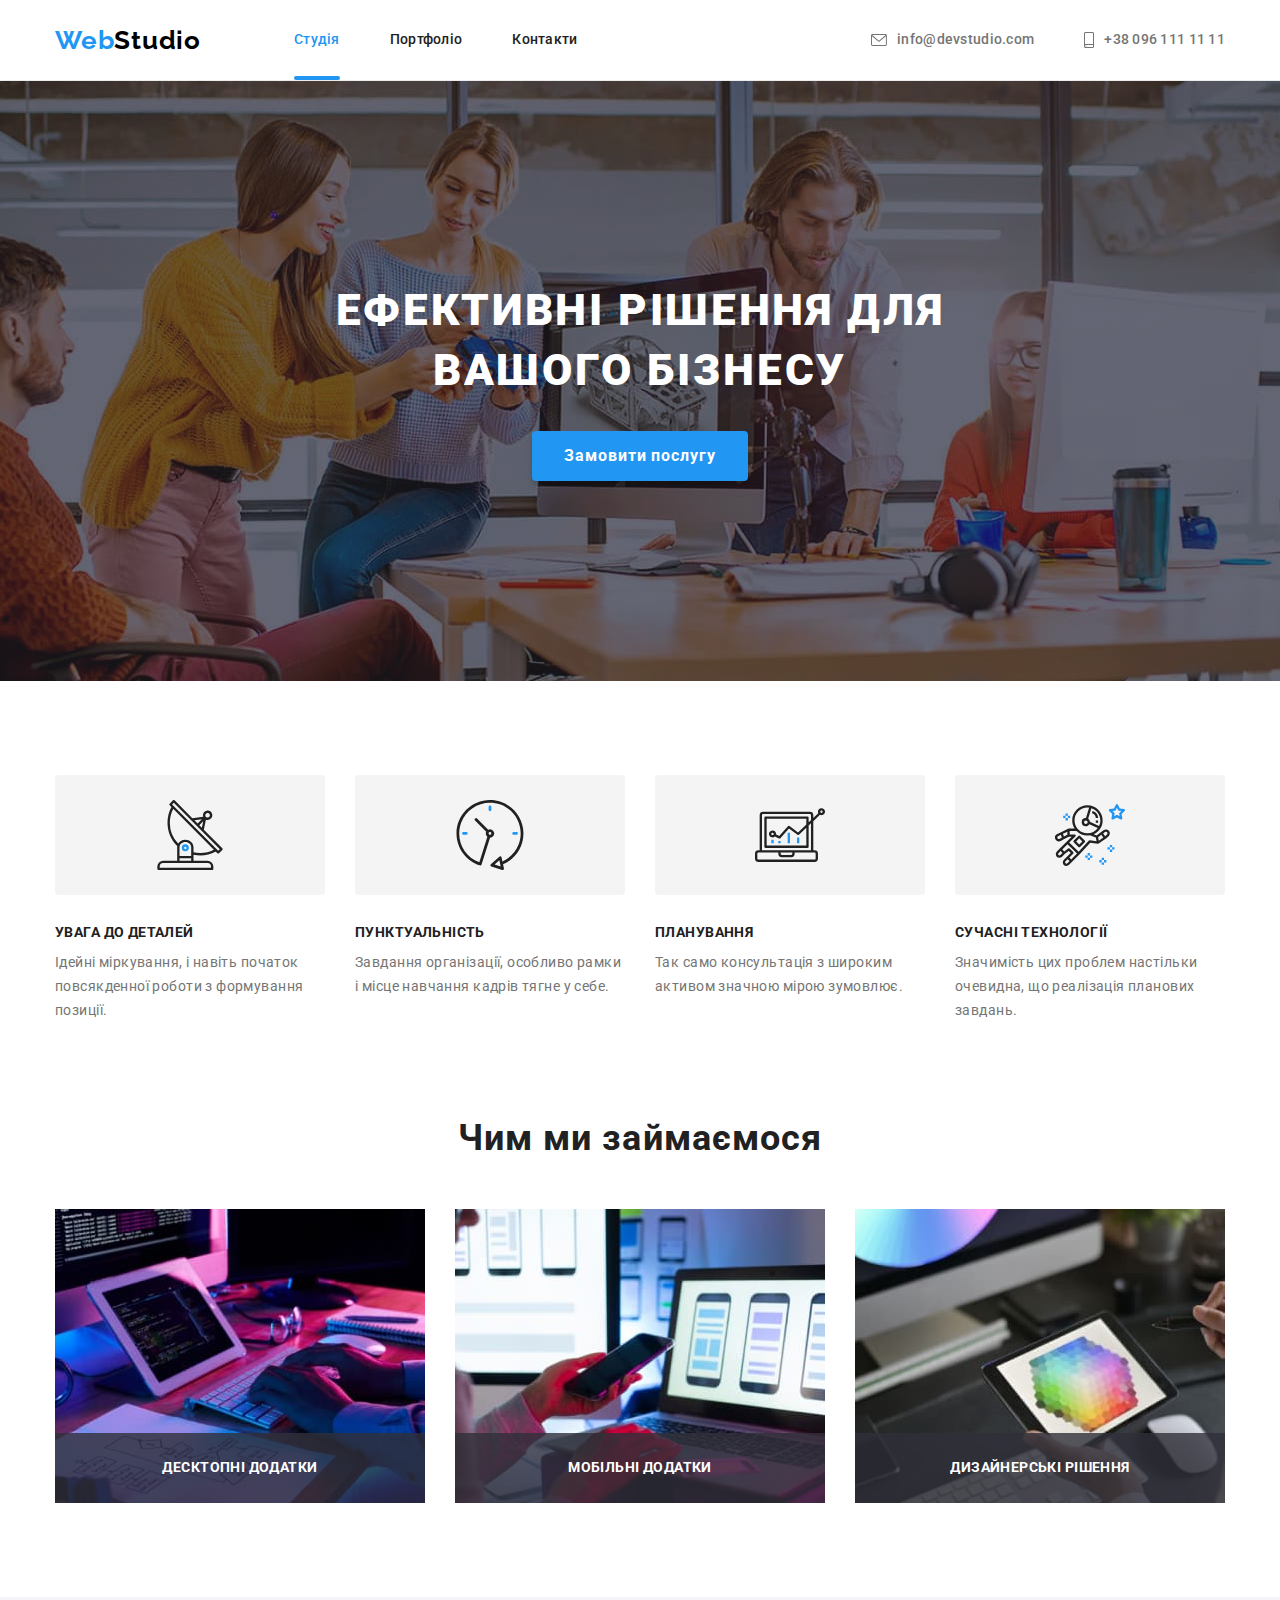
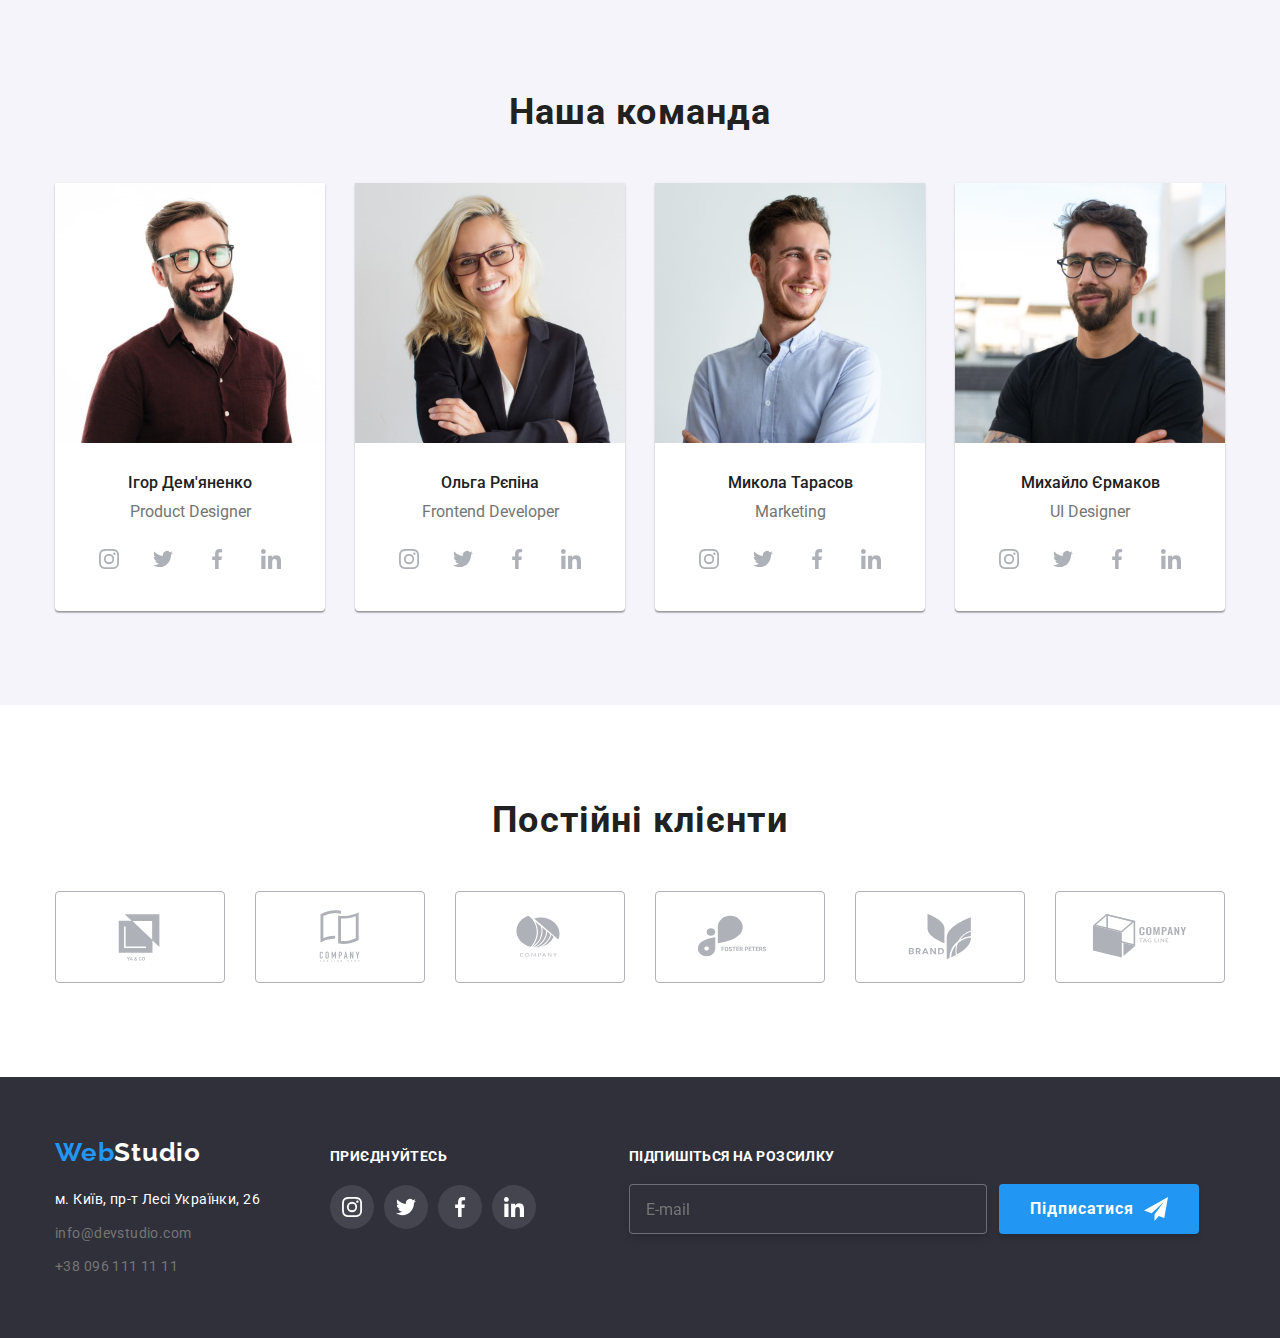
<file: index.html>
<!DOCTYPE html>
<html lang="uk">
  <head>
    <meta charset="UTF-8" />
    <meta http-equiv="X-UA-Compatible" content="IE=edge" />
    <meta name="viewport" content="width=device-width, initial-scale=1.0" />
    <title>WebStudio</title>
    <link rel="preconnect" href="https://fonts.googleapis.com" />
    <link rel="preconnect" href="https://fonts.gstatic.com" crossorigin />
    <link
      href="https://fonts.googleapis.com/css2?family=Raleway:wght@700&family=Roboto:wght@400;500;700;900&display=swap"
      rel="stylesheet"
    />
    <link
      rel="stylesheet"
      href="https://cdnjs.cloudflare.com/ajax/libs/modern-normalize/1.1.0/modern-normalize.min.css"
    />
    <link rel="stylesheet" href="./css/main.min.css" />
  </head>

  <body>
    <header class="header">
      <div class="container header__container">
        <a href="./index.html" class="header__logo link">
          <span class="header__colortext">Web</span>Studio
        </a>
        <nav class="header__nav">
          <ul class="list header__menu">
            <li class="header__menu-item">
              <a href="./index.html" class="header__menu-link link header__menu-link--current">
                Студія
              </a>
            </li>
            <li class="header__menu-item">
              <a href="./portfolio.html" class="header__menu-link link">Портфоліо</a>
            </li>
            <li class="header__menu-item">
              <a href="" class="header__menu-link link">Контакти</a>
            </li>
          </ul>
        </nav>
        <ul class="list header__contacts">
          <li class="header__contacts-item">
            <a href="mailto:info@devstudio.com" class="header__contacts-link link">
              <svg class="header__contacts-icon" width="16" height="12">
                <use href="./images/icons.svg#icon-envelope"></use>
              </svg>
              info@devstudio.com
            </a>
          </li>
          <li class="header__contacts-item">
            <a href="tel:+380961111111" class="header__contacts-link link">
              <svg class="header__contacts-icon" width="10" height="16">
                <use href="./images/icons.svg#icon-smartphone"></use>
              </svg>
              +38 096 111 11 11
            </a>
          </li>
        </ul>
      </div>
    </header>

    <main>
      <section class="section hero overlay">
        <div class="container">
          <h1 class="hero__title">
            Ефективні рішення для <br />
            вашого бізнесу
          </h1>
          <button data-modal-open type="submit" class="hero__button-open">Замовити послугу</button>

          <div data-modal class="backdrop is-hidden">
            <div class="modal">
              <button data-modal-close type="button" class="modal__button-close">
                <svg class="modal__close-icon" width="18" height="18">
                  <use href="./images/icons.svg#icon-close-modal"></use>
                </svg>
              </button>
              <p class="modal__title">Залиште свої дані, ми вам передзвонимо</p>
              <form class="modal__form">
                <label class="modal__label" for="user-name">Ім'я</label>
                <div class="modal__wrapper">
                  <input class="modal__input" type="text" name="name" id="user-name" />
                  <svg class="modal__icon" width="18" height="18">
                    <use href="./images/icons.svg#icon-person"></use>
                  </svg>
                </div>
                <label class="modal__label" for="user-phone">Телефон</label>
                <div class="modal__wrapper">
                  <input class="modal__input" type="tel" name="tel" id="user-phone" />
                  <svg class="modal__icon" width="18" height="18">
                    <use href="./images/icons.svg#icon-phone"></use>
                  </svg>
                </div>
                <label class="modal__label" for="user-email">Пошта</label>
                <div class="modal__wrapper">
                  <input class="modal__input" type="email" name="mail" id="user-email" />
                  <svg class="modal__icon" width="18" height="18">
                    <use href="./images/icons.svg#icon-email"></use>
                  </svg>
                </div>
                <label class="modal__label" for="user-text">Коментар</label>
                <div class="modal__wrapper">
                  <textarea
                    class="modal__comment"
                    name="comment"
                    id="user-text"
                    rows="8"
                    placeholder="Введіть текст"
                  ></textarea>
                </div>
                <label class="modal__checkbox-label" for="checkbox">
                  <input class="modal__checkbox-input" id="checkbox" type="checkbox" />
                  <span class="modal__checkbox-title">
                    <svg width="16" height="15">
                      <use href="./images/icons.svg#icon-checkbox"></use>
                    </svg>
                  </span>
                  Погоджуюся з розсилкою та приймаю
                  <a href="" class="modal__checkbox-link">Умови договору</a>
                </label>
                <button type="submit" class="modal__send-button">Відправити</button>
              </form>
            </div>
          </div>
        </div>
      </section>

      <section class="section benefits">
        <div class="container">
          <ul class="list benefits__menu">
            <li class="benefits__item">
              <div class="benefits__wrapper">
                <svg class="benefits__icon" width="70" height="70">
                  <use href="./images/icons.svg#icon-antenna"></use>
                </svg>
              </div>
              <h2 class="benefits__title">УВАГА ДО ДЕТАЛЕЙ</h2>
              <p class="benefits__text">
                Ідейні міркування, і навіть початок повсякденної роботи з формування позиції.
              </p>
            </li>
            <li class="benefits__item">
              <div class="benefits__wrapper">
                <svg class="benefits__icon" width="70" height="70">
                  <use href="./images/icons.svg#icon-clock"></use>
                </svg>
              </div>
              <h2 class="benefits__title">ПУНКТУАЛЬНІСТЬ</h2>
              <p class="benefits__text">
                Завдання організації, особливо рамки і місце навчання кадрів тягне у себе.
              </p>
            </li>
            <li class="benefits__item">
              <div class="benefits__wrapper">
                <svg class="benefits__icon" width="70" height="70">
                  <use href="./images/icons.svg#icon-diagram"></use>
                </svg>
              </div>
              <h2 class="benefits__title">ПЛАНУВАННЯ</h2>
              <p class="benefits__text">
                Так само консультація з широким активом значною мірою зумовлює.
              </p>
            </li>
            <li class="benefits__item">
              <div class="benefits__wrapper">
                <svg class="benefits__icon" width="70" height="70">
                  <use href="./images/icons.svg#icon-astronaut"></use>
                </svg>
              </div>
              <h2 class="benefits__title">СУЧАСНІ ТЕХНОЛОГІЇ</h2>
              <p class="benefits__text">
                Значимість цих проблем настільки очевидна, що реалізація планових завдань.
              </p>
            </li>
          </ul>
        </div>
      </section>

      <section class="section activity">
        <div class="container">
          <h2 class="activity__title">Чим ми займаємося</h2>
          <ul class="list activity__menu">
            <li class="activity__item">
              <div class="activity__thumb">
                <img
                  src="./images/activity/box_1.jpg"
                  alt="Людські руки на клавіатурі імітують печатання, інформація відображається на моніторі, праворуч лежать окуляри, блокнот, ручка ти комп'ютерна миша, ліворуч аркуш зі схемою"
                  width="370"
                  height="294"
                />
                <div class="activity__text">
                  <p>Десктопні додатки</p>
                </div>
              </div>
            </li>
            <li class="activity__item">
              <div class="activity__thumb">
                <img
                  src="./images/activity/box_2.jpg"
                  alt="Людина дивиться у відкритий ноутбук, тримаючи у лівій руці смартфон"
                  width="370"
                  height="294"
                />
                <div class="activity__text">
                  <p>Мобільні додатки</p>
                </div>
              </div>
            </li>
            <li class="activity__item">
              <div class="activity__thumb">
                <img
                  src="./images/activity/box_3.jpg"
                  alt="Людська рука тримає планшет на якому зображена кольорова діаграма"
                  width="370"
                  height="294"
                />
                <div class="activity__text">
                  <p>Дизайнерські рішення</p>
                </div>
              </div>
            </li>
          </ul>
        </div>
      </section>

      <section class="section team">
        <div class="container">
          <h2 class="team__title">Наша команда</h2>
          <ul class="list team__galary">
            <li class="team__item">
              <img
                src="./images/team/product_designer.jpg"
                alt="Фотографія Ігора Дем'яненко"
                width="270"
                height="260"
              />
              <div class="team__wrapper">
                <h3 class="team__name">Ігор Дем'яненко</h3>
                <p lang="en" class="team__position">Product Designer</p>
                <ul class="list team__social">
                  <li>
                    <a class="team__social-link" href="">
                      <svg class="team__social-icon" width="20" height="20">
                        <use href="./images/icons.svg#icon-instagram"></use>
                      </svg>
                    </a>
                  </li>
                  <li>
                    <a class="team__social-link" href="#">
                      <svg class="team__social-icon" width="20" height="20">
                        <use href="./images/icons.svg#icon-twitter"></use>
                      </svg>
                    </a>
                  </li>
                  <li>
                    <a class="team__social-link" href="#">
                      <svg class="team__social-icon" width="20" height="20">
                        <use href="./images/icons.svg#icon-facebook"></use>
                      </svg>
                    </a>
                  </li>
                  <li>
                    <a class="team__social-link" href="#">
                      <svg class="team__social-icon" width="20" height="20">
                        <use href="./images/icons.svg#icon-linkedin"></use>
                      </svg>
                    </a>
                  </li>
                </ul>
              </div>
            </li>
            <li class="team__item">
              <img
                src="./images/team/frontend_developer.jpg"
                alt="Фотографія Ольги Рєпіної"
                width="270"
                height="260"
              />
              <div class="team__wrapper">
                <h3 class="team__name">Ольга Рєпіна</h3>
                <p lang="en" class="team__position">Frontend Developer</p>
                <ul class="list team__social">
                  <li>
                    <a class="team__social-link" href="#">
                      <svg class="team__social-icon" width="20" height="20">
                        <use href="./images/icons.svg#icon-instagram"></use>
                      </svg>
                    </a>
                  </li>
                  <li>
                    <a class="team__social-link" href="#">
                      <svg class="team__social-icon" width="20" height="20">
                        <use href="./images/icons.svg#icon-twitter"></use>
                      </svg>
                    </a>
                  </li>
                  <li>
                    <a class="team__social-link" href="#">
                      <svg class="team__social-icon" width="20" height="20">
                        <use href="./images/icons.svg#icon-facebook"></use>
                      </svg>
                    </a>
                  </li>
                  <li>
                    <a class="team__social-link" href="#">
                      <svg class="team__social-icon" width="20" height="20">
                        <use href="./images/icons.svg#icon-linkedin"></use>
                      </svg>
                    </a>
                  </li>
                </ul>
              </div>
            </li>
            <li class="team__item">
              <img
                src="./images/team/marketing.jpg"
                alt="Фотографія Миколи Тарасова"
                width="270"
                height="260"
              />
              <div class="team__wrapper">
                <h3 class="team__name">Микола Тарасов</h3>
                <p lang="en" class="team__position">Marketing</p>
                <ul class="list team__social">
                  <li>
                    <a class="team__social-link" href="#">
                      <svg class="team__social-icon" width="20" height="20">
                        <use href="./images/icons.svg#icon-instagram"></use>
                      </svg>
                    </a>
                  </li>
                  <li>
                    <a class="team__social-link" href="#">
                      <svg class="team__social-icon" width="20" height="20">
                        <use href="./images/icons.svg#icon-twitter"></use>
                      </svg>
                    </a>
                  </li>
                  <li>
                    <a class="team__social-link" href="#">
                      <svg class="team__social-icon" width="20" height="20">
                        <use href="./images/icons.svg#icon-facebook"></use>
                      </svg>
                    </a>
                  </li>
                  <li>
                    <a class="team__social-link" href="#">
                      <svg class="team__social-icon" width="20" height="20">
                        <use href="./images/icons.svg#icon-linkedin"></use>
                      </svg>
                    </a>
                  </li>
                </ul>
              </div>
            </li>
            <li class="team__item">
              <img
                src="./images/team/ui_designer.jpg"
                alt="Фотографія Михайла Єрмакова"
                width="270"
                height="260"
              />
              <div class="team__wrapper">
                <h3 class="team__name">Михайло Єрмаков</h3>
                <p lang="en" class="team__position">UI Designer</p>
                <ul class="list team__social">
                  <li>
                    <a class="team__social-link" href="#">
                      <svg class="team__social-icon" width="20" height="20">
                        <use href="./images/icons.svg#icon-instagram"></use>
                      </svg>
                    </a>
                  </li>
                  <li>
                    <a class="team__social-link" href="#">
                      <svg class="team__social-icon" width="20" height="20">
                        <use href="./images/icons.svg#icon-twitter"></use>
                      </svg>
                    </a>
                  </li>
                  <li>
                    <a class="team__social-link" href="#">
                      <svg class="team__social-icon" width="20" height="20">
                        <use href="./images/icons.svg#icon-facebook"></use>
                      </svg>
                    </a>
                  </li>
                  <li>
                    <a class="team__social-link" href="#">
                      <svg class="team__social-icon" width="20" height="20">
                        <use href="./images/icons.svg#icon-linkedin"></use>
                      </svg>
                    </a>
                  </li>
                </ul>
              </div>
            </li>
          </ul>
        </div>
      </section>

      <section class="section clients">
        <div class="container">
          <h2 class="clients__title">Постійні клієнти</h2>
          <ul class="list clients__menu">
            <li>
              <a class="link clients__link" href="">
                <svg class="clients__icon" width="106" height="60">
                  <use href="./images/icons.svg#icon-logo_1"></use>
                </svg>
              </a>
            </li>
            <li>
              <a class="link clients__link" href="">
                <svg class="clients__icon" width="106" height="60">
                  <use href="./images/icons.svg#icon-logo_2"></use>
                </svg>
              </a>
            </li>
            <li>
              <a class="link clients__link" href="">
                <svg class="clients__icon" width="106" height="60">
                  <use href="./images/icons.svg#icon-logo_3"></use>
                </svg>
              </a>
            </li>
            <li>
              <a class="link clients__link" href="">
                <svg class="clients__icon" width="106" height="60">
                  <use href="./images/icons.svg#icon-logo_4"></use>
                </svg>
              </a>
            </li>
            <li>
              <a class="link clients__link" href="">
                <svg class="clients__icon" width="106" height="60">
                  <use href="./images/icons.svg#icon-logo_5"></use>
                </svg>
              </a>
            </li>
            <li>
              <a class="link clients__link" href="">
                <svg class="clients__icon" width="106" height="60">
                  <use href="./images/icons.svg#icon-logo_6"></use>
                </svg>
              </a>
            </li>
          </ul>
        </div>
      </section>
    </main>

    <footer class="footer">
      <div class="container footer__wrapper">
        <div>
          <a href="./index.html" class="footer__logo link"
            ><span class="footer__colortext">Web</span
            ><span class="footer__colortext-other">Studio</span>
          </a>
          <address class="footer__address">
            <p class="footer__text">м. Київ, пр-т Лесі Українки, 26</p>
            <ul class="list footer__contacts">
              <li class="footer__contacts-item">
                <a href="mailto:info@devstudio.com" class="footer__contacts-link link"
                  >info@devstudio.com</a
                >
              </li>
              <li class="footer__contacts-item">
                <a href="tel:+380961111111" class="footer__contacts-link link">+38 096 111 11 11</a>
              </li>
            </ul>
          </address>
        </div>
        <div class="footer__socials">
          <p class="footer__social-title">приєднуйтесь</p>
          <ul class="list footer__social-menu">
            <li>
              <a class="link footer__social-link" href="">
                <svg class="footer__social-icon" width="20" height="20">
                  <use href="./images/icons.svg#icon-instagram_footer"></use>
                </svg>
              </a>
            </li>
            <li>
              <a class="link footer__social-link" href="">
                <svg class="footer__social-icon" width="20" height="20">
                  <use href="./images/icons.svg#icon-twitter_footer"></use>
                </svg>
              </a>
            </li>
            <li>
              <a class="link footer__social-link" href="">
                <svg class="footer__social-icon" width="20" height="20">
                  <use href="./images/icons.svg#icon-facebook_footer"></use>
                </svg>
              </a>
            </li>
            <li>
              <a class="link footer__social-link" href="">
                <svg class="footer__social-icon" width="20" height="20">
                  <use href="./images/icons.svg#icon-linkedin_footer"></use>
                </svg>
              </a>
            </li>
          </ul>
        </div>
        <div class="subscript">
          <p class="subscript__title">Підпишіться на розсилку</p>
          <form class="subscript__form">
            <label for="email"></label>
            <input type="email" name="email" id="email" placeholder="E-mail" />
            <button class="subscript__button" type="submit">
              Підписатися
              <svg class="subscript__icon" width="24" height="24">
                <use href="./images/icons.svg#icon-telegram"></use>
              </svg>
            </button>
          </form>
        </div>
      </div>
    </footer>

    <script src="./js/modal.js"></script>
  </body>
</html>
</file>
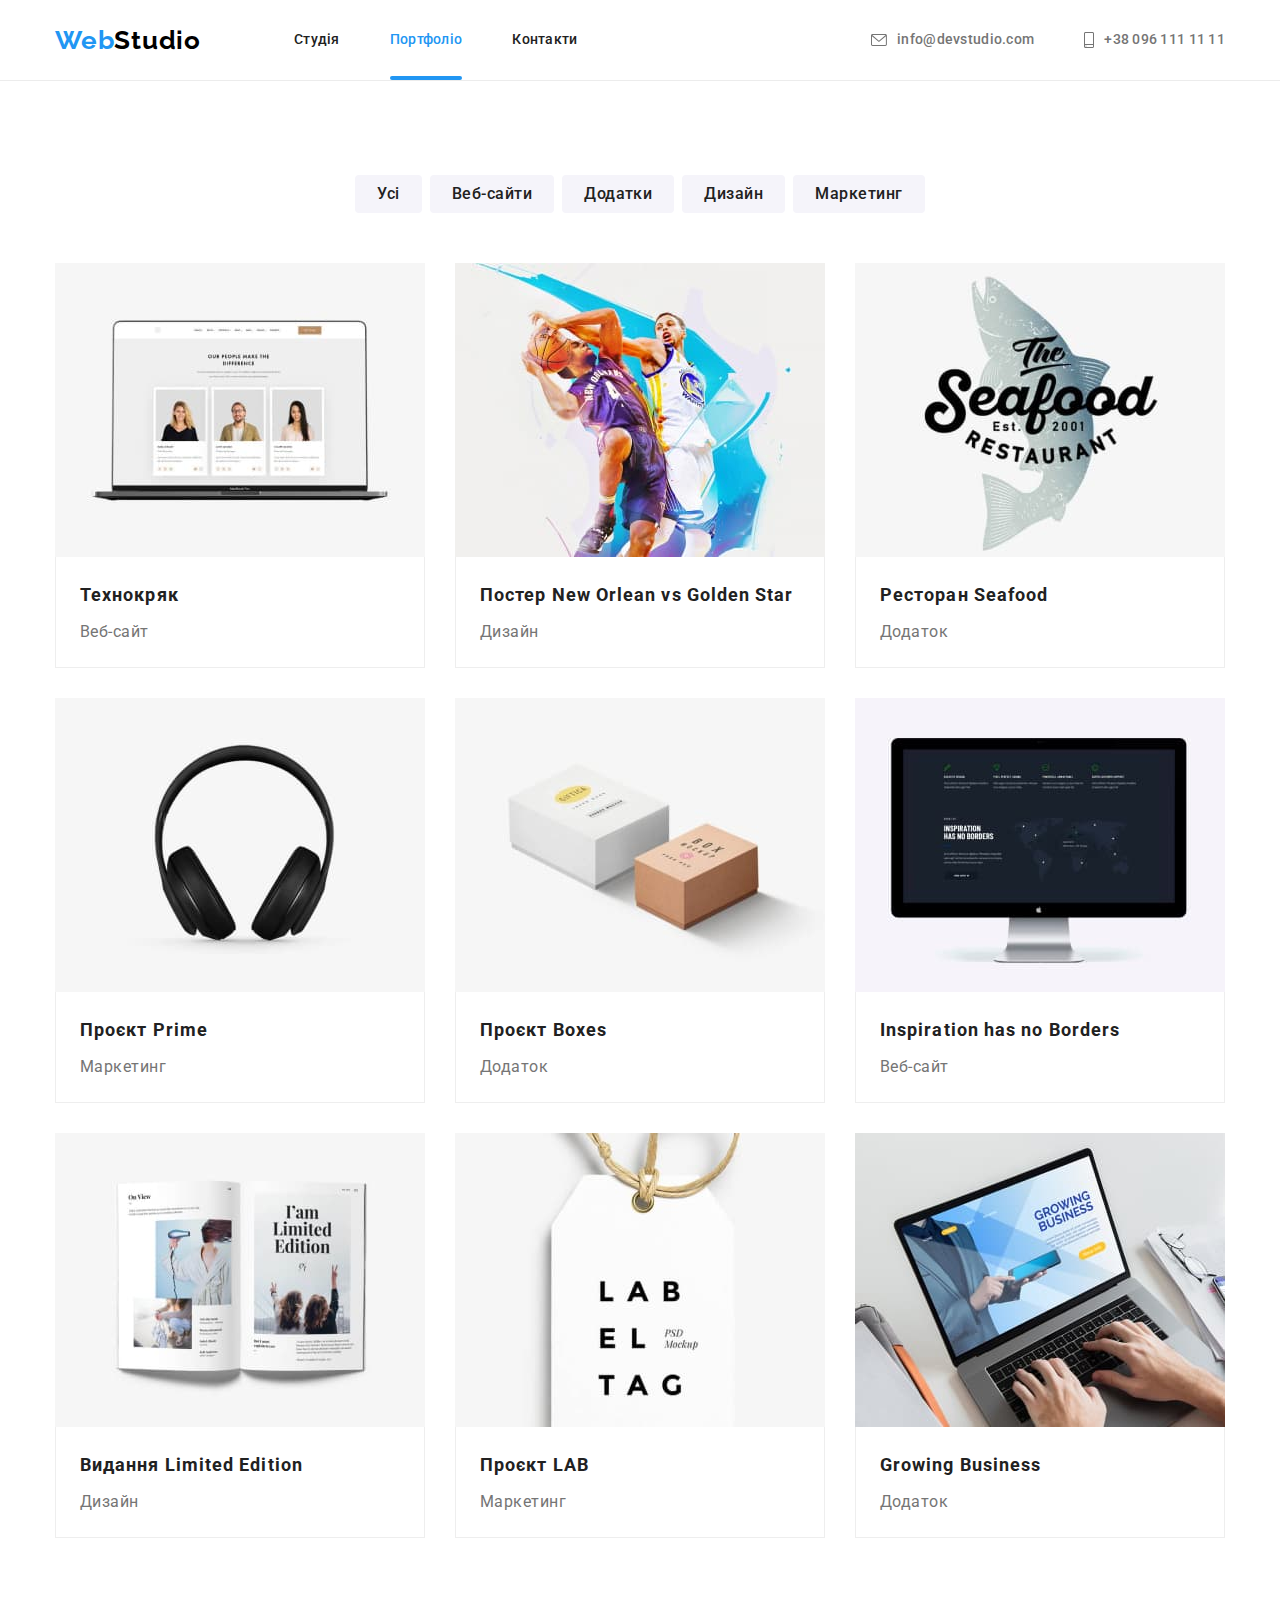
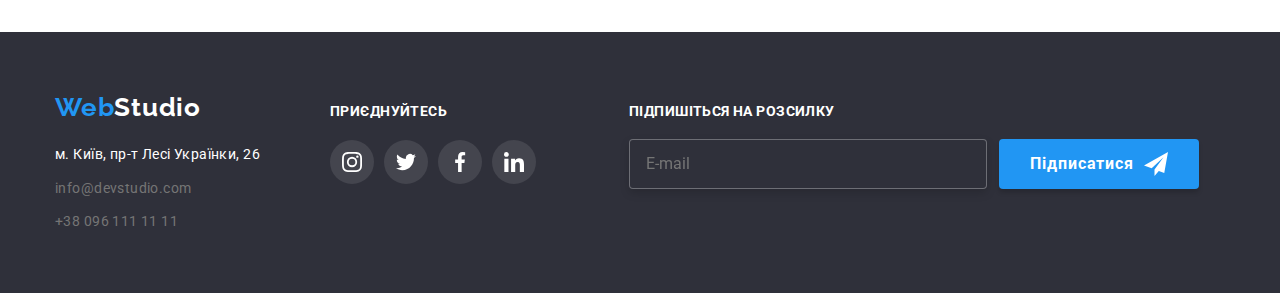
<file: portfolio.html>
<!DOCTYPE html>
<html lang="uk">
  <head>
    <meta charset="UTF-8" />
    <meta http-equiv="X-UA-Compatible" content="IE=edge" />
    <meta name="viewport" content="width=device-width, initial-scale=1.0" />
    <title>WebStudio</title>
    <link rel="preconnect" href="https://fonts.googleapis.com" />
    <link rel="preconnect" href="https://fonts.gstatic.com" crossorigin />
    <link
      href="https://fonts.googleapis.com/css2?family=Raleway:wght@700&family=Roboto:wght@400;500;700;900&display=swap"
      rel="stylesheet"
    />
    <link
      rel="stylesheet"
      href="https://cdnjs.cloudflare.com/ajax/libs/modern-normalize/1.1.0/modern-normalize.min.css"
    />
    <link rel="stylesheet" href="./css/main.min.css" />
  </head>

  <body>
    <header class="header">
      <div class="container header__container">
        <a href="./index.html" class="header__logo link"
          ><span class="header__colortext">Web</span>Studio</a
        >
        <nav class="header__nav">
          <ul class="list header__menu">
            <li class="header__menu-item">
              <a href="./index.html" class="header__menu-link link">Студія</a>
            </li>
            <li class="header__menu-item">
              <a href="./portfolio.html" class="header__menu-link link header__menu-link--current"
                >Портфоліо</a
              >
            </li>
            <li class="header__menu-item">
              <a href="" class="header__menu-link link">Контакти</a>
            </li>
          </ul>
        </nav>
        <ul class="list header__contacts">
          <li class="header__contacts-item">
            <a href="mailto:info@devstudio.com" class="header__contacts-link link">
              <svg class="header__contacts-icon" width="16" height="12">
                <use href="./images/icons.svg#icon-envelope"></use>
              </svg>
              info@devstudio.com
            </a>
          </li>
          <li class="header__contacts-item">
            <a href="tel:+380961111111" class="header__contacts-link link">
              <svg class="header__contacts-icon" width="10" height="16">
                <use href="./images/icons.svg#icon-smartphone"></use>
              </svg>
              +38 096 111 11 11
            </a>
          </li>
        </ul>
      </div>
    </header>

    <main>
      <section class="section">
        <div class="container">
          <h1 hidden>Галерея</h1>
          <ul class="list filter__galary">
            <li class="filter__item">
              <button type="button" class="filter__button">Усі</button>
            </li>
            <li class="filter__item">
              <button type="button" class="filter__button">Веб-сайти</button>
            </li>
            <li class="filter__item">
              <button type="button" class="filter__button">Додатки</button>
            </li>
            <li class="filter__item">
              <button type="button" class="filter__button">Дизайн</button>
            </li>
            <li class="filter__item">
              <button type="button" class="filter__button">Маркетинг</button>
            </li>
          </ul>
          <ul class="list project__galary">
            <li class="project__item">
              <div class="project__thumb">
                <img
                  src="./images/portfolio/technokriak.jpg"
                  alt="зображення трьох людей на моніторі ноутбуку"
                  width="370"
                  height="294"
                />
                <div class="project__essence">
                  <p>
                    Ресурс пропонує комплексні пропозиції з різним рівнем функціоналу та сервісів.
                    Все це дозволить відвідувачу отримати вичерпні відомості про компанію чи
                    приватну особу.
                  </p>
                </div>
              </div>
              <div class="project__wrapper">
                <h2 class="project__name">Технокряк</h2>
                <p class="project__type">Веб-сайт</p>
              </div>
            </li>
            <li class="project__item">
              <div class="project__thumb">
                <img
                  src="./images/portfolio/poster_new.jpg"
                  alt="два баскетболісти імітують рухи гри"
                  width="370"
                  height="294"
                />
                <div class="project__essence">
                  <p>
                    Ресурс пропонує комплексні пропозиції з різним рівнем функціоналу та сервісів.
                    Все це дозволить відвідувачу отримати вичерпні відомості про компанію чи
                    приватну особу.
                  </p>
                </div>
              </div>
              <div class="project__wrapper">
                <h2 class="project__name">
                  Постер <span lang="en">New Orlean vs Golden Star</span>
                </h2>
                <p class="project__type">Дизайн</p>
              </div>
            </li>
            <li class="project__item">
              <div class="project__thumb">
                <img
                  src="./images/portfolio/seafood.jpg"
                  alt="логотип ресторану seafood"
                  width="370"
                  height="294"
                />
                <div class="project__essence">
                  <p>
                    Ресурс пропонує комплексні пропозиції з різним рівнем функціоналу та сервісів.
                    Все це дозволить відвідувачу отримати вичерпні відомості про компанію чи
                    приватну особу.
                  </p>
                </div>
              </div>
              <div class="project__wrapper">
                <h2 class="project__name">Ресторан <span lang="en">Seafood</span></h2>
                <p class="project__type">Додаток</p>
              </div>
            </li>
            <li class="project__item">
              <div class="project__thumb">
                <img
                  src="./images/portfolio/prime.jpg"
                  alt="зображення навушників"
                  width="370"
                  height="294"
                />
                <div class="project__essence">
                  <p>
                    Ресурс пропонує комплексні пропозиції з різним рівнем функціоналу та сервісів.
                    Все це дозволить відвідувачу отримати вичерпні відомості про компанію чи
                    приватну особу.
                  </p>
                </div>
              </div>
              <div class="project__wrapper">
                <h2 class="project__name">Проєкт <span lang="en">Prime</span></h2>
                <p class="project__type">Маркетинг</p>
              </div>
            </li>
            <li class="project__item">
              <div class="project__thumb">
                <img
                  src="./images/portfolio/boxes.jpg"
                  alt="зображення коробок"
                  width="370"
                  height="294"
                />
                <div class="project__essence">
                  <p>
                    Ресурс пропонує комплексні пропозиції з різним рівнем функціоналу та сервісів.
                    Все це дозволить відвідувачу отримати вичерпні відомості про компанію чи
                    приватну особу.
                  </p>
                </div>
              </div>
              <div class="project__wrapper">
                <h2 class="project__name">Проєкт <span lang="en">Boxes</span></h2>
                <p class="project__type">Додаток</p>
              </div>
            </li>
            <li class="project__item">
              <div class="project__thumb">
                <img
                  src="./images/portfolio/inspiration.jpg"
                  alt="зображення монітору комп'ютера"
                  width="370"
                  height="294"
                />
                <div class="project__essence">
                  <p>
                    Ресурс пропонує комплексні пропозиції з різним рівнем функціоналу та сервісів.
                    Все це дозволить відвідувачу отримати вичерпні відомості про компанію чи
                    приватну особу.
                  </p>
                </div>
              </div>
              <div class="project__wrapper">
                <h2 lang="en" class="project__name">Inspiration has no Borders</h2>
                <p class="project__type">Веб-сайт</p>
              </div>
            </li>
            <li class="project__item">
              <div class="project__thumb">
                <img
                  src="./images/portfolio/limited_edition.jpg"
                  alt="розгорнута книга з текстом англійською мовою"
                  width="370"
                  height="294"
                />
                <div class="project__essence">
                  <p>
                    Ресурс пропонує комплексні пропозиції з різним рівнем функціоналу та сервісів.
                    Все це дозволить відвідувачу отримати вичерпні відомості про компанію чи
                    приватну особу.
                  </p>
                </div>
              </div>
              <div class="project__wrapper">
                <h2 class="project__name">Видання <span lang="en">Limited Edition</span></h2>
                <p class="project__type">Дизайн</p>
              </div>
            </li>
            <li class="project__item">
              <div class="project__thumb">
                <img
                  src="./images/portfolio/lab.jpg"
                  alt="ярлик-етикетка для одягу, тощо"
                  width="370"
                  height="294"
                />
                <div class="project__essence">
                  <p>
                    Ресурс пропонує комплексні пропозиції з різним рівнем функціоналу та сервісів.
                    Все це дозволить відвідувачу отримати вичерпні відомості про компанію чи
                    приватну особу.
                  </p>
                </div>
              </div>
              <div class="project__wrapper">
                <h2 class="project__name">Проєкт <span lang="en">LAB</span></h2>
                <p class="project__type">Маркетинг</p>
              </div>
            </li>
            <li class="project__item">
              <div class="project__thumb">
                <img
                  src="./images/portfolio/growing_bussines.jpg"
                  alt="руки людини імітують печатання на клавіатурі ноутбука"
                  width="370"
                  height="294"
                />
                <div class="project__essence">
                  <p>
                    Ресурс пропонує комплексні пропозиції з різним рівнем функціоналу та сервісів.
                    Все це дозволить відвідувачу отримати вичерпні відомості про компанію чи
                    приватну особу.
                  </p>
                </div>
              </div>
              <div class="project__wrapper">
                <h2 lang="en" class="project__name">Growing Business</h2>
                <p class="project__type">Додаток</p>
              </div>
            </li>
          </ul>
        </div>
      </section>
    </main>

    <footer class="footer">
      <div class="container footer__wrapper">
        <div>
          <a href="./index.html" class="footer__logo link">
            <span class="footer__colortext">Web</span
            ><span class="footer__colortext-other">Studio</span>
          </a>
          <address class="footer__address">
            <p class="footer__text">м. Київ, пр-т Лесі Українки, 26</p>
            <ul class="list footer__contacts">
              <li class="footer__contacts-item">
                <a href="mailto:info@devstudio.com" class="footer__contacts-link link"
                  >info@devstudio.com</a
                >
              </li>
              <li class="footer__contacts-item">
                <a href="tel:+380961111111" class="footer__contacts-link link">+38 096 111 11 11</a>
              </li>
            </ul>
          </address>
        </div>
        <div class="footer__socials">
          <p class="footer__social-title">приєднуйтесь</p>
          <ul class="list footer__social-menu">
            <li>
              <a class="link footer__social-link" href="">
                <svg class="footer__social-icon" width="20" height="20">
                  <use href="./images/icons.svg#icon-instagram_footer"></use>
                </svg>
              </a>
            </li>
            <li>
              <a class="link footer__social-link" href="">
                <svg class="footer__social-icon" width="20" height="20">
                  <use href="./images/icons.svg#icon-twitter_footer"></use>
                </svg>
              </a>
            </li>
            <li>
              <a class="link footer__social-link" href="">
                <svg class="footer__social-icon" width="20" height="20">
                  <use href="./images/icons.svg#icon-facebook_footer"></use>
                </svg>
              </a>
            </li>
            <li>
              <a class="link footer__social-link" href="">
                <svg class="footer__social-icon" width="20" height="20">
                  <use href="./images/icons.svg#icon-linkedin_footer"></use>
                </svg>
              </a>
            </li>
          </ul>
        </div>
        <div class="subscript">
          <p class="subscript__title">Підпишіться на розсилку</p>
          <form class="subscript__form">
            <label for="email"></label>
            <input type="email" name="email" id="email" placeholder="E-mail" />
            <button class="subscript__button" type="submit">
              Підписатися
              <svg class="subscript__icon" width="24" height="24">
                <use href="./images/icons.svg#icon-telegram"></use>
              </svg>
            </button>
          </form>
        </div>
      </div>
    </footer>
  </body>
</html>
</file>
<file: css/main.min.css>
:root{--main-font: "Roboto", sans-serif;--secondary-font: "Raleway", sans-serif;--main-text-color: #212121;--secondary-text-color: #ffffff;--third-text-color: #757575;--dark-text-color: #000000;--accent-text-color: #2196f3;--main-bg-cl: #2f303a;--timing-function: cubic-bezier(0.4, 0, 0.2, 1);--duration: 250ms}body{font-family:var(--main-font);color:var(--main-text-color)}h1,h2,h3,h4,h5,h6,p{margin:0}img{display:block}.list{list-style:none;margin:0;padding:0}.link{text-decoration:none}.section{padding:94px 0}.container{width:1200px;margin:0 auto;padding:0 15px}.header{border-bottom:1px solid #ececec}.header__container{display:-webkit-box;display:-ms-flexbox;display:flex;-webkit-box-align:center;-ms-flex-align:center;align-items:center}.header__logo{font-family:var(--secondary-font);font-weight:700;font-size:26px;line-height:1.19;letter-spacing:.03em;color:var(--dark-text-color)}.header__colortext{color:var(--accent-text-color)}.header__nav{margin-left:93px}.header__menu{display:-webkit-box;display:-ms-flexbox;display:flex;gap:50px}.header__menu-item{position:relative}.header__menu-link{display:block;padding-top:32px;padding-bottom:32px;font-weight:500;font-size:14px;line-height:1.14;letter-spacing:.02em;color:var(--main-text-color);-webkit-transition-property:color;transition-property:color;-webkit-transition-duration:var(--duration);transition-duration:var(--duration);-webkit-transition-timing-function:var(--timing-function);transition-timing-function:var(--timing-function)}.header__menu-link:hover,.header__menu-link:focus{color:var(--accent-text-color)}.header__menu-link--current::after{content:"";width:100%;height:4px;position:absolute;left:0;bottom:0;background-color:var(--accent-text-color);border-radius:2px}.header__menu-link--current{color:var(--accent-text-color)}.header__contacts{display:-webkit-box;display:-ms-flexbox;display:flex;gap:50px;margin-left:auto}.header__contacts-link{display:-webkit-box;display:-ms-flexbox;display:flex;-webkit-box-align:center;-ms-flex-align:center;align-items:center;padding-top:32px;padding-bottom:32px;font-weight:500;font-size:14px;line-height:1.14;letter-spacing:.02em;color:var(--third-text-color);-webkit-transition-property:color;transition-property:color;-webkit-transition-duration:var(--duration);transition-duration:var(--duration);-webkit-transition-timing-function:var(--timing-function);transition-timing-function:var(--timing-function)}.header__contacts-link:hover,.header__contacts-link:focus{color:var(--accent-text-color)}.header__contacts-icon{fill:currentColor;margin-right:10px}.hero{padding:200px 0;background-color:var(--main-bg-cl)}.overlay{max-width:1600px;height:600px;margin-left:auto;margin-right:auto;background-image:-webkit-gradient(linear, left top, left bottom, from(rgba(47, 48, 58, 0.4)), to(rgba(47, 48, 58, 0.4))),url("../images/back/hero.jpg");background-image:linear-gradient(rgba(47, 48, 58, 0.4), rgba(47, 48, 58, 0.4)),url("../images/back/hero.jpg");background-repeat:no-repeat;background-position:center;background-size:cover}.hero__title{font-weight:900;font-size:44px;line-height:1.36;text-align:center;letter-spacing:.06em;text-transform:uppercase;color:var(--secondary-text-color);margin-bottom:30px}.hero__button-open{display:block;margin:0 auto;cursor:pointer;font-family:inherit;font-weight:700;font-size:16px;line-height:1.88;letter-spacing:.06em;color:var(--secondary-text-color);background-color:var(--accent-text-color);-webkit-box-shadow:0px 4px 4px rgba(0,0,0,.15);box-shadow:0px 4px 4px rgba(0,0,0,.15);padding:10px 32px;border-radius:4px;border:0;-webkit-transition-property:background-color;transition-property:background-color;-webkit-transition-duration:var(--duration);transition-duration:var(--duration);-webkit-transition-timing-function:var(--timing-function);transition-timing-function:var(--timing-function)}.hero__button-open:hover,.hero__button-open:focus{background-color:#188ce8}.backdrop{position:fixed;top:0;left:0;bottom:0;right:0;background-color:rgba(0,0,0,.2);-webkit-transition:opacity var(--duration) var(--timing-function),visibility var(--duration) var(--timing-function);transition:opacity var(--duration) var(--timing-function),visibility var(--duration) var(--timing-function)}.is-hidden{visibility:hidden;opacity:0;pointer-events:none}.modal{position:absolute;top:50%;left:50%;-webkit-transform:translate(-50%, -50%) scale(1);transform:translate(-50%, -50%) scale(1);min-width:528px;min-height:581px;padding:40px;-webkit-box-shadow:0px 1px 3px rgba(0,0,0,.12),0px 1px 1px rgba(0,0,0,.14),0px 2px 1px rgba(0,0,0,.2);box-shadow:0px 1px 3px rgba(0,0,0,.12),0px 1px 1px rgba(0,0,0,.14),0px 2px 1px rgba(0,0,0,.2);border-radius:4px;background-color:var(--secondary-text-color);-webkit-transition:opacity var(--duration) ease-in var(--duration),-webkit-transform var(--duration) ease-in var(--duration);transition:opacity var(--duration) ease-in var(--duration),-webkit-transform var(--duration) ease-in var(--duration);transition:transform var(--duration) ease-in var(--duration),opacity var(--duration) ease-in var(--duration);transition:transform var(--duration) ease-in var(--duration),opacity var(--duration) ease-in var(--duration),-webkit-transform var(--duration) ease-in var(--duration)}.backdrop.is-hidden .modal{-webkit-transform:translate(-50%, -50%) scale(0.3);transform:translate(-50%, -50%) scale(0.3);opacity:0}.modal__button-close{display:-webkit-box;display:-ms-flexbox;display:flex;-webkit-box-pack:center;-ms-flex-pack:center;justify-content:center;-webkit-box-align:center;-ms-flex-align:center;align-items:center;position:absolute;top:8px;right:8px;width:30px;height:30px;padding:0;cursor:pointer;border-radius:50%;border:1px solid rgba(0,0,0,.1);background-color:var(--secondary-text-color);-webkit-transition-property:color;transition-property:color;-webkit-transition-duration:var(--duration);transition-duration:var(--duration);-webkit-transition-timing-function:var(--timing-function);transition-timing-function:var(--timing-function)}.modal__button-close:hover,.modal__button-close:focus{color:var(--accent-text-color)}.modal__close-icon{fill:currentColor}.modal__title{font-weight:700;font-size:20px;line-height:1.15;text-align:center;letter-spacing:.03em;color:var(--main-text-color);margin-bottom:12px}.modal__label{display:block;font-size:12px;line-height:1.16;letter-spacing:.01em;color:var(--third-text-color);margin-bottom:4px}.modal__wrapper{position:relative;margin-bottom:10px}.modal__wrapper:last-of-type{margin-bottom:20px}.modal__input{width:100%;height:40px;padding-left:42px;border:1px solid rgba(33,33,33,.2);border-radius:4px;outline:none;-webkit-transition:border var(--duration) var(--timing-function);transition:border var(--duration) var(--timing-function)}.modal__input:focus{border-color:var(--accent-text-color)}.modal__icon{position:absolute;top:11px;left:12px;fill:currentColor;-webkit-transition:fill var(--duration) var(--timing-function);transition:fill var(--duration) var(--timing-function)}.modal__input:focus+.modal__icon{fill:var(--accent-text-color)}.modal__comment{display:block;width:100%;height:120px;resize:none;padding:12px 16px;border:1px solid rgba(33,33,33,.2);border-radius:4px;outline:none;font-size:12px;line-height:1.16;letter-spacing:.01em;color:rgba(117,117,117,.5);-webkit-transition:border var(--duration) var(--timing-function);transition:border var(--duration) var(--timing-function)}.modal__comment:focus{border:1px solid var(--accent-text-color);border-radius:4px}.modal__comment::-webkit-input-placeholder{color:currentColor}.modal__comment::-moz-placeholder{color:currentColor}.modal__comment:-ms-input-placeholder{color:currentColor}.modal__comment::-ms-input-placeholder{color:currentColor}.modal__comment::placeholder{color:currentColor}.modal__checkbox-label{display:-webkit-box;display:-ms-flexbox;display:flex;-webkit-box-pack:center;-ms-flex-pack:center;justify-content:center;-webkit-box-align:center;-ms-flex-align:center;align-items:center;font-size:14px;line-height:1.71;letter-spacing:.03em;color:var(--third-text-color);margin-bottom:30px}.modal__checkbox-input{-webkit-appearance:none;-moz-appearance:none;appearance:none;width:17px;height:16px;border:2px solid var(--dark-text-color);border-radius:2px;margin-right:8px}.modal__checkbox-input:checked{background-color:var(--accent-text-color);border:rgba(0,0,0,0)}.modal__checkbox-title{position:absolute;top:440px;left:60px}.modal__checkbox-link{font-size:14px;line-height:1.71;letter-spacing:.03em;-webkit-text-decoration-line:underline;text-decoration-line:underline;color:var(--accent-text-color);margin-left:4px}.modal__send-button{display:block;margin:0 auto;cursor:pointer;width:200px;height:50px;font-family:inherit;font-weight:700;font-size:16px;line-height:1.88;letter-spacing:.06em;color:var(--secondary-text-color);background-color:var(--accent-text-color);-webkit-box-shadow:0px 4px 4px rgba(0,0,0,.15);box-shadow:0px 4px 4px rgba(0,0,0,.15);border-radius:4px;border:none;-webkit-transition-property:background-color;transition-property:background-color;-webkit-transition-duration:var(--duration);transition-duration:var(--duration);-webkit-transition-timing-function:var(--timing-function);transition-timing-function:var(--timing-function)}.modal__send-button:hover,.modal__send-button:focus{background-color:#188ce8}.benefits__menu{display:-webkit-box;display:-ms-flexbox;display:flex;gap:30px}.benefits__wrapper{display:-webkit-box;display:-ms-flexbox;display:flex;-webkit-box-pack:center;-ms-flex-pack:center;justify-content:center;-webkit-box-align:center;-ms-flex-align:center;align-items:center;width:270px;height:120px;border-radius:4px;margin-bottom:30px;background-color:#f5f4f4}.benefits__title{margin-bottom:10px;font-weight:700;font-size:14px;line-height:1.14;letter-spacing:.03em;text-transform:uppercase;color:var(--main-text-color)}.benefits__text{font-size:14px;line-height:1.71;letter-spacing:.03em;color:var(--third-text-color)}.activity{padding-top:0}.activity__title{font-weight:700;font-size:36px;line-height:1.17;text-align:center;letter-spacing:.03em;color:var(--main-text-color);margin-bottom:50px}.activity__menu{display:-webkit-box;display:-ms-flexbox;display:flex;-webkit-box-pack:center;-ms-flex-pack:center;justify-content:center;gap:30px}.activity__thumb{position:relative}.activity__text{display:-webkit-box;display:-ms-flexbox;display:flex;-webkit-box-pack:center;-ms-flex-pack:center;justify-content:center;-webkit-box-align:center;-ms-flex-align:center;align-items:center;position:absolute;left:0;bottom:0;width:100%;height:70px;background-color:rgba(47,48,58,.8);font-weight:700;font-size:14px;line-height:1.14;text-align:center;letter-spacing:.03em;text-transform:uppercase;color:var(--secondary-text-color)}.team{background-color:#f5f4fa}.team__title{font-weight:700;font-size:36px;line-height:1.17;text-align:center;letter-spacing:.03em;color:var(--main-text-color);margin-bottom:50px}.team__galary{display:-webkit-box;display:-ms-flexbox;display:flex;gap:30px}.team__item{width:270px;background-color:var(--secondary-text-color);-webkit-box-shadow:0px 1px 3px rgba(0,0,0,.12),0px 1px 1px rgba(0,0,0,.14),0px 2px 1px rgba(0,0,0,.2);box-shadow:0px 1px 3px rgba(0,0,0,.12),0px 1px 1px rgba(0,0,0,.14),0px 2px 1px rgba(0,0,0,.2);border-radius:0px 0px 4px 4px}.team__wrapper{padding:30px 0}.team__name{text-align:center;font-weight:500;font-size:16px;line-height:1.19;color:var(--main-text-color);margin-bottom:10px}.team__position{text-align:center;font-size:16px;line-height:1.19;color:var(--third-text-color)}.team__social{display:-webkit-box;display:-ms-flexbox;display:flex;-webkit-box-pack:center;-ms-flex-pack:center;justify-content:center;gap:10px;margin-top:16px}.team__social-link{display:-webkit-box;display:-ms-flexbox;display:flex;-webkit-box-pack:center;-ms-flex-pack:center;justify-content:center;-webkit-box-align:center;-ms-flex-align:center;align-items:center;width:44px;height:44px;background-color:var(--secondary-text-color);color:#afb1b8;border-radius:50%;-webkit-transition-property:background-color,color;transition-property:background-color,color;-webkit-transition-duration:var(--duration);transition-duration:var(--duration);-webkit-transition-timing-function:var(--timing-function);transition-timing-function:var(--timing-function)}.team__social-link:hover,.team__social-link:focus{color:var(--secondary-text-color);background-color:var(--accent-text-color)}.team__social-icon{fill:currentColor}.clients__title{font-size:36px;line-height:1.17;text-align:center;letter-spacing:.03em;color:var(--main-text-color)}.clients__menu{display:-webkit-box;display:-ms-flexbox;display:flex;-webkit-box-pack:center;-ms-flex-pack:center;justify-content:center;gap:30px;margin-top:50px}.clients__link{display:-webkit-box;display:-ms-flexbox;display:flex;-webkit-box-pack:center;-ms-flex-pack:center;justify-content:center;-webkit-box-align:center;-ms-flex-align:center;align-items:center;width:170px;height:92px;color:#afb1b8;border:1px solid #afb1b8;border-radius:4px;-webkit-transition-property:color,border-color;transition-property:color,border-color;-webkit-transition-duration:var(--duration);transition-duration:var(--duration);-webkit-transition-timing-function:var(--timing-function);transition-timing-function:var(--timing-function)}.clients__link:hover,.clients__link:focus{color:var(--accent-text-color);border-color:var(--accent-text-color)}.clients__icon{fill:currentColor}.clients__icon:hover,.clients__icon:focus{fill:currentColor}.filter__galary{display:-webkit-box;display:-ms-flexbox;display:flex;-webkit-box-pack:center;-ms-flex-pack:center;justify-content:center;gap:8px;margin-bottom:50px}.filter__button{cursor:pointer;font-family:inherit;font-weight:500;font-size:16px;line-height:1.6;text-align:center;letter-spacing:.03em;color:var(--main-text-color);background-color:#f5f4fa;padding:6px 22px;border-radius:4px;border:0;-webkit-transition-property:color,background-color,-webkit-box-shadow;transition-property:color,background-color,-webkit-box-shadow;transition-property:color,background-color,box-shadow;transition-property:color,background-color,box-shadow,-webkit-box-shadow;-webkit-transition-duration:var(--duration);transition-duration:var(--duration);-webkit-transition-timing-function:var(--timing-function);transition-timing-function:var(--timing-function)}.filter__button:hover,.filter__button:focus{color:var(--secondary-text-color);background-color:var(--accent-text-color);-webkit-box-shadow:0px 3px 1px rgba(0,0,0,.1),0px 1px 2px rgba(0,0,0,.08),0px 2px 2px rgba(0,0,0,.12);box-shadow:0px 3px 1px rgba(0,0,0,.1),0px 1px 2px rgba(0,0,0,.08),0px 2px 2px rgba(0,0,0,.12)}.project__galary{display:-webkit-box;display:-ms-flexbox;display:flex;-ms-flex-wrap:wrap;flex-wrap:wrap;gap:30px}.project__item{-webkit-transition-property:-webkit-box-shadow;transition-property:-webkit-box-shadow;transition-property:box-shadow;transition-property:box-shadow, -webkit-box-shadow;-webkit-transition-duration:var(--duration);transition-duration:var(--duration);-webkit-transition-timing-function:var(--timing-function);transition-timing-function:var(--timing-function)}.project__item:hover{-webkit-box-shadow:0px 1px 1px rgba(0,0,0,.12),0px 4px 4px rgba(0,0,0,.06),1px 4px 6px rgba(0,0,0,.16);box-shadow:0px 1px 1px rgba(0,0,0,.12),0px 4px 4px rgba(0,0,0,.06),1px 4px 6px rgba(0,0,0,.16)}.project__thumb{position:relative;overflow:hidden}.project__essence{position:absolute;top:0;left:0;width:100%;height:100%;padding:63px 24px;font-size:18px;line-height:1.56;letter-spacing:.03em;color:var(--secondary-text-color);background-color:rgba(33,150,243,.9);-webkit-transform:translateY(101%);transform:translateY(101%);-webkit-transition-property:-webkit-transform;transition-property:-webkit-transform;transition-property:transform;transition-property:transform, -webkit-transform;-webkit-transition-duration:var(--duration);transition-duration:var(--duration);-webkit-transition-timing-function:var(--timing-function);transition-timing-function:var(--timing-function)}.project__item:hover .project__essence{-webkit-transform:translateY(0);transform:translateY(0)}.project__wrapper{padding:20px 24px;border:1px solid #eee;border-top:0}.project__name{font-weight:700;font-size:18px;line-height:2;letter-spacing:.06em;color:var(--main-text-color);margin-bottom:4px}.project__type{font-weight:400;font-size:16px;line-height:1.88;letter-spacing:.03em;color:var(--third-text-color)}.footer{padding:60px 0;background-color:var(--main-bg-cl)}.footer__logo{font-family:var(--secondary-font);font-weight:700;font-size:26px;line-height:1.19;letter-spacing:.03em;color:var(--accent-text-color)}.footer__colortext{color:var(--accent-text-color)}.footer__colortext-other{color:var(--secondary-text-color)}.footer__address{font-style:normal;margin-top:20px}.footer__text{font-size:14px;line-height:1.71;letter-spacing:.03em;color:var(--secondary-text-color);margin-bottom:9px}.footer__contacts-item:not(:last-child){margin-bottom:9px}.footer__contacts-link{font-size:14px;line-height:24px;letter-spacing:.03em;color:var(--third-text-color);-webkit-transition-property:color;transition-property:color;-webkit-transition-duration:var(--duration);transition-duration:var(--duration);-webkit-transition-timing-function:var(--timing-function);transition-timing-function:var(--timing-function)}.footer__contacts-link:hover,.footer__contacts-link:focus{color:var(--accent-text-color)}.footer__wrapper{display:-webkit-box;display:-ms-flexbox;display:flex;-webkit-box-align:baseline;-ms-flex-align:baseline;align-items:baseline}.footer__socials{margin-left:70px}.footer__social-title{font-weight:700;font-size:14px;line-height:1.14;letter-spacing:.03em;text-transform:uppercase;color:var(--secondary-text-color);margin-bottom:20px}.footer__social-menu{display:-webkit-box;display:-ms-flexbox;display:flex;-webkit-box-pack:center;-ms-flex-pack:center;justify-content:center;gap:10px}.footer__social-link{display:-webkit-box;display:-ms-flexbox;display:flex;-webkit-box-pack:center;-ms-flex-pack:center;justify-content:center;-webkit-box-align:center;-ms-flex-align:center;align-items:center;width:44px;height:44px;background-color:rgba(255,255,255,.1);color:var(--secondary-text-color);border-radius:50%;-webkit-transition-property:background-color;transition-property:background-color;-webkit-transition-duration:var(--duration);transition-duration:var(--duration);-webkit-transition-timing-function:var(--timing-function);transition-timing-function:var(--timing-function)}.footer__social-link:hover,.footer__social-link:focus{background-color:var(--accent-text-color)}.footer__social-icon{fill:var(--secondary-text-color)}.subscript{margin-left:93px}.subscript__title{font-weight:700;font-size:14px;line-height:1,14;letter-spacing:.03em;text-transform:uppercase;color:var(--secondary-text-color)}.subscript__form{display:-webkit-box;display:-ms-flexbox;display:flex;-webkit-box-align:center;-ms-flex-align:center;align-items:center;margin-top:20px}.subscript__form input{width:358px;height:50px;border:1px solid rgba(255,255,255,.3);-webkit-filter:drop-shadow(0px 4px 4px rgba(0, 0, 0, 0.15));filter:drop-shadow(0px 4px 4px rgba(0, 0, 0, 0.15));border-radius:4px;background-color:var(--main-bg-cl);color:rgba(255,255,255,.6);padding-left:16px}.subscript__button{display:-webkit-box;display:-ms-flexbox;display:flex;-webkit-box-pack:center;-ms-flex-pack:center;justify-content:center;-webkit-box-align:center;-ms-flex-align:center;align-items:center;width:200px;height:50px;cursor:pointer;font-weight:700;font-size:16px;line-height:1.88;text-align:center;letter-spacing:.06em;color:var(--secondary-text-color);background-color:var(--accent-text-color);-webkit-box-shadow:0px 4px 4px rgba(0,0,0,.15);box-shadow:0px 4px 4px rgba(0,0,0,.15);border-radius:4px;border:none;margin-left:12px}.subscript__icon{fill:var(--secondary-text-color);margin-left:10px}/*# sourceMappingURL=main.min.css.map */
</file>
